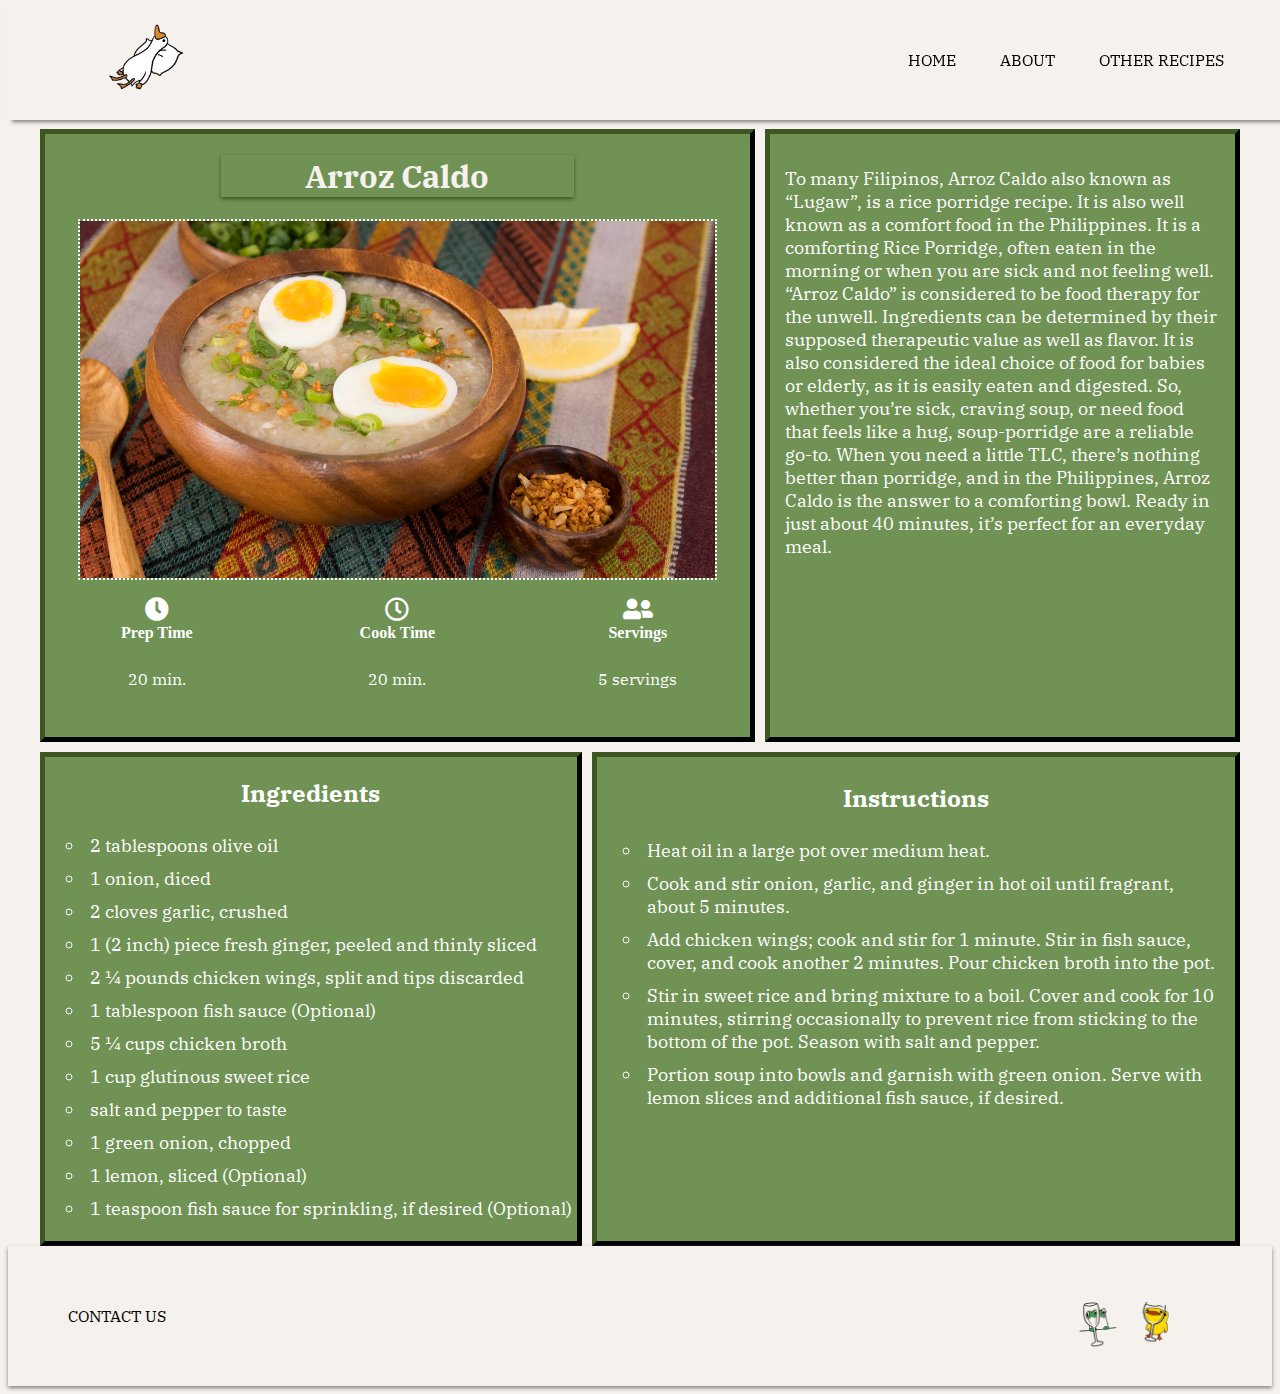
<file: index.html>
<!DOCTYPE html>
<html lang="en">
  <head>
    <meta charset="UTF-8" />
    <meta http-equiv="X-UA-Compatible" content="IE=edge" />
    <meta name="viewport" content="width=device-width, initial-scale=1.0" />
    <title>Home</title>
    <link rel="stylesheet" href="./css/styles.css" />
    <link rel="preconnect" href="https://fonts.googleapis.com" />
    <link rel="preconnect" href="https://fonts.gstatic.com" crossorigin />
    <link
      href="https://fonts.googleapis.com/css2?family=IBM+Plex+Serif&display=swap"
      rel="stylesheet"
    />
    <link rel="preconnect" href="https://fonts.googleapis.com" />
    <link rel="preconnect" href="https://fonts.gstatic.com" crossorigin />
    <link
      href="https://fonts.googleapis.com/css2?family=Volkhov&display=swap"
      rel="stylesheet"
    />
    <link
      rel="stylesheet"
      href="https://cdnjs.cloudflare.com/ajax/libs/font-awesome/5.14.0/css/all.min.css"
    />
    <link
      rel="stylesheet"
      href="https://cdnjs.cloudflare.com/ajax/libs/font-awesome/4.7.0/css/font-awesome.min.css"
    />
    <script src="./js/index.js"></script>
  </head>
  <body>
    <!-- Navigation -->
    <header>
      <div class="navbar">
        <img src="./img/duck.png" alt="Logo" />
        <ul>
          <li><a href="index.html">Home</a></li>
          <li><a href="about.html">About</a></li>
          <li><a href="rec.html">Other Recipes</a></li>
          <li><a href="#empty"></a></li>
        </ul>
      </div>

      <!-- Mobile Navigation -->

      <div class="mobile-container">
        <div class="mobile-navbar">
          <a href="index.html" class="active"
            ><img
              src="./img/duck.png"
              alt="Logo"
              style="width: auto; height: 42px"
          /></a>
          <div id="myLinks">
            <a href="about.html">About</a>
            <a href="contact.html">Contact</a>
            <a href="rec.html">Other Recipes</a>
            <a href="contact.html">Contact Us</a>
          </div>
          <a href="javascript:void(0);" class="icon" onclick="myFunction()">
            <i class="fa fa-bars"></i>
          </a>
        </div>
      </div>
    </header>

    <!-- Main -->
    <main>
      <div class="recipe-main">
        <div class="intro-left">
          <h1>Arroz Caldo</h1>
          <img id="arroz" src="./img/arroz-caldo1.jpg" alt="Arroz Caldo" />

          <div class="recipe-icons">
            <!-- recipe icon -->
            <article>
              <i class="fas fa-clock"></i>
              <h5>Prep Time</h5>
              <p>20 min.</p>
            </article>

            <!-- recipe icon -->
            <article>
              <i class="far fa-clock"></i>
              <h5>Cook Time</h5>
              <p>20 min.</p>
            </article>

            <!-- recipe icon -->
            <article>
              <i class="fas fa-user-friends"></i>
              <h5>Servings</h5>
              <p>5 servings</p>
            </article>
          </div>
        </div>

        <div class="intro-right">
          <p>
            To many Filipinos, Arroz Caldo also known as “Lugaw”, is a rice
            porridge recipe. It is also well known as a comfort food in the
            Philippines. It is a comforting Rice Porridge, often eaten in the
            morning or when you are sick and not feeling well. “Arroz Caldo” is
            considered to be food therapy for the unwell. Ingredients can be
            determined by their supposed therapeutic value as well as flavor. It
            is also considered the ideal choice of food for babies or elderly,
            as it is easily eaten and digested. So, whether you’re sick, craving
            soup, or need food that feels like a hug, soup-porridge are a
            reliable go-to. When you need a little TLC, there’s nothing better
            than porridge, and in the Philippines, Arroz Caldo is the answer to
            a comforting bowl. Ready in just about 40 minutes, it’s perfect for
            an everyday meal.
          </p>
        </div>
      </div>
      <div class="recipe-two">
        <div class="two-left">
          <h2>Ingredients</h2>
          <ul>
            <li>2 tablespoons olive oil</li>
            <li>1 onion, diced</li>
            <li>2 cloves garlic, crushed</li>
            <li>1 (2 inch) piece fresh ginger, peeled and thinly sliced</li>
            <li>2 ¼ pounds chicken wings, split and tips discarded</li>
            <li>1 tablespoon fish sauce (Optional)</li>
            <li>5 ¼ cups chicken broth</li>
            <li>1 cup glutinous sweet rice</li>
            <li>salt and pepper to taste</li>
            <li>1 green onion, chopped</li>
            <li>1 lemon, sliced (Optional)</li>
            <li>1 teaspoon fish sauce for sprinkling, if desired (Optional)</li>
          </ul>
        </div>
        <div class="two-right">
          <h2>Instructions</h2>
          <ul>
            <li>Heat oil in a large pot over medium heat.</li>
            <li>
              Cook and stir onion, garlic, and ginger in hot oil until fragrant,
              about 5 minutes.
            </li>
            <li>
              Add chicken wings; cook and stir for 1 minute. Stir in fish sauce,
              cover, and cook another 2 minutes. Pour chicken broth into the
              pot.
            </li>
            <li>
              Stir in sweet rice and bring mixture to a boil. Cover and cook for
              10 minutes, stirring occasionally to prevent rice from sticking to
              the bottom of the pot. Season with salt and pepper.
            </li>
            <li>
              Portion soup into bowls and garnish with green onion. Serve with
              lemon slices and additional fish sauce, if desired.
            </li>
          </ul>
        </div>
      </div>
    </main>

    <footer>
      <div class="footer">
        <ul>
          <li><a href="contact.html">Contact Us</a></li>
        </ul>
        <img src="./img/frog.png" alt="Logo" />
      </div>
    </footer>
  </body>
</html>
</file>
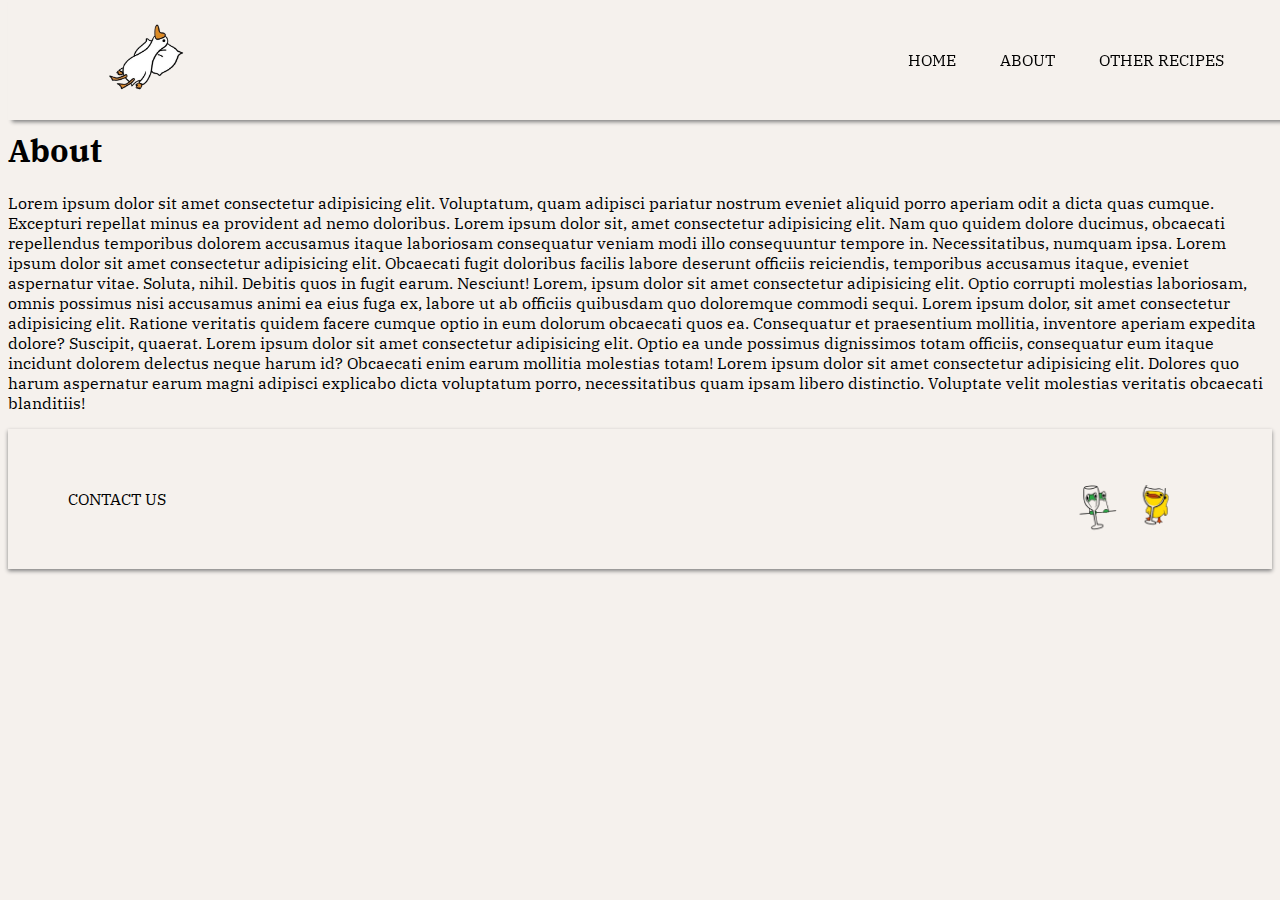
<file: about.html>
<!DOCTYPE html>
<html lang="en">
  <head>
    <meta charset="UTF-8" />
    <meta http-equiv="X-UA-Compatible" content="IE=edge" />
    <meta name="viewport" content="width=device-width, initial-scale=1.0" />
    <title>About</title>
    <link rel="stylesheet" href="./css/styles.css" />
    <link rel="preconnect" href="https://fonts.googleapis.com" />
    <link rel="preconnect" href="https://fonts.gstatic.com" crossorigin />
    <link
      href="https://fonts.googleapis.com/css2?family=IBM+Plex+Serif&display=swap"
      rel="stylesheet"
    />
    <link rel="preconnect" href="https://fonts.googleapis.com" />
    <link rel="preconnect" href="https://fonts.gstatic.com" crossorigin />
    <link
      href="https://fonts.googleapis.com/css2?family=Volkhov&display=swap"
      rel="stylesheet"
    />
    <link
      rel="stylesheet"
      href="https://cdnjs.cloudflare.com/ajax/libs/font-awesome/5.14.0/css/all.min.css"
    />
    <link
      rel="stylesheet"
      href="https://cdnjs.cloudflare.com/ajax/libs/font-awesome/4.7.0/css/font-awesome.min.css"
    />
    <script src="./js/index.js"></script>
  </head>
  <body>
    <!-- Navigation -->
    <header>
      <div class="navbar">
        <img src="./img/duck.png" alt="Logo" />
        <ul>
          <li><a href="index.html">Home</a></li>
          <li><a href="about.html">About</a></li>
          <li><a href="rec.html">Other recipes</a></li>
          <li><a href="#empty"></a></li>
        </ul>
      </div>

      <!-- Mobile Navigation -->

      <div class="mobile-container">
        <div class="mobile-navbar">
          <a href="index.html" class="active"
            ><img
              src="./img/duck.png"
              alt="Logo"
              style="width: auto; height: 42px"
          /></a>
          <div id="myLinks">
            <a href="about.html">About</a>
            <a href="contact.html">Contact</a>
            <a href="rec.html">Other recipes</a>
          </div>
          <a href="javascript:void(0);" class="icon" onclick="myFunction()">
            <i class="fa fa-bars"></i>
          </a>
        </div>
      </div>
    </header>


    <div class="about">
      <h1>About</h1>
      <p>
        Lorem ipsum dolor sit amet consectetur adipisicing elit. Voluptatum, quam
        adipisci pariatur nostrum eveniet aliquid porro aperiam odit a dicta quas
        cumque. Excepturi repellat minus ea provident ad nemo doloribus. Lorem
        ipsum dolor sit, amet consectetur adipisicing elit. Nam quo quidem dolore
        ducimus, obcaecati repellendus temporibus dolorem accusamus itaque
        laboriosam consequatur veniam modi illo consequuntur tempore in.
        Necessitatibus, numquam ipsa. Lorem ipsum dolor sit amet consectetur
        adipisicing elit. Obcaecati fugit doloribus facilis labore deserunt
        officiis reiciendis, temporibus accusamus itaque, eveniet aspernatur
        vitae. Soluta, nihil. Debitis quos in fugit earum. Nesciunt! Lorem, ipsum
        dolor sit amet consectetur adipisicing elit. Optio corrupti molestias
        laboriosam, omnis possimus nisi accusamus animi ea eius fuga ex, labore ut
        ab officiis quibusdam quo doloremque commodi sequi. Lorem ipsum dolor, sit
        amet consectetur adipisicing elit. Ratione veritatis quidem facere cumque
        optio in eum dolorum obcaecati quos ea. Consequatur et praesentium
        mollitia, inventore aperiam expedita dolore? Suscipit, quaerat. Lorem
        ipsum dolor sit amet consectetur adipisicing elit. Optio ea unde possimus
        dignissimos totam officiis, consequatur eum itaque incidunt dolorem
        delectus neque harum id? Obcaecati enim earum mollitia molestias totam!
        Lorem ipsum dolor sit amet consectetur adipisicing elit. Dolores quo harum
        aspernatur earum magni adipisci explicabo dicta voluptatum porro,
        necessitatibus quam ipsam libero distinctio. Voluptate velit molestias
        veritatis obcaecati blanditiis!
      </p>
    </div>

    <footer>
      <div class="footer">
        <ul>
          <li><a href="contact.html">Contact Us</a></li>
        </ul>
        <img src="./img/frog.png" alt="Logo" />
      </div>
    </footer>
  </body>
</html>
</file>
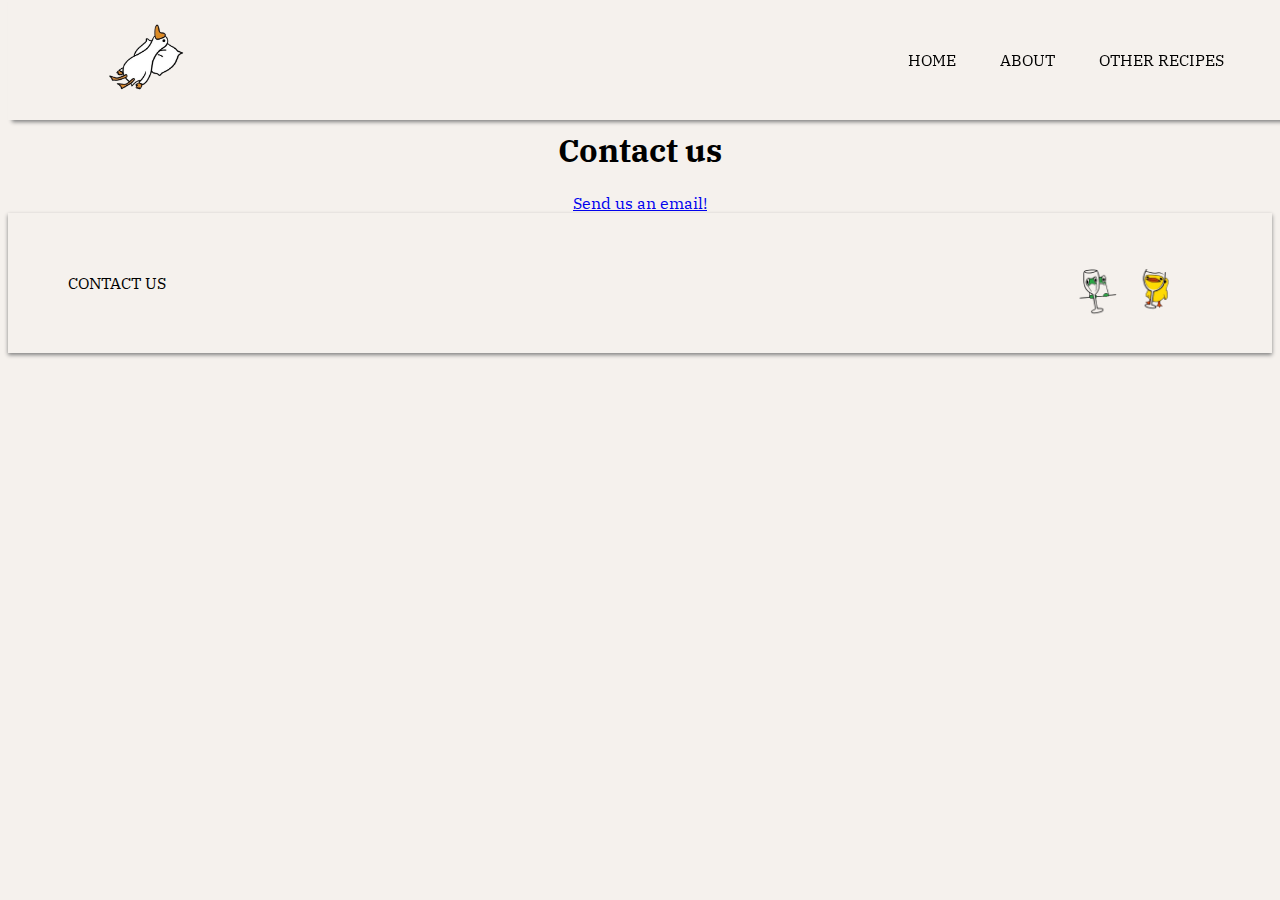
<file: contact.html>
<!DOCTYPE html>
<html lang="en">
  <head>
    <meta charset="UTF-8" />
    <meta http-equiv="X-UA-Compatible" content="IE=edge" />
    <meta name="viewport" content="width=device-width, initial-scale=1.0" />
    <title>Contact</title>
    <link rel="stylesheet" href="./css/styles.css" />
    <link rel="preconnect" href="https://fonts.googleapis.com" />
    <link rel="preconnect" href="https://fonts.gstatic.com" crossorigin />
    <link
      href="https://fonts.googleapis.com/css2?family=IBM+Plex+Serif&display=swap"
      rel="stylesheet"
    />
    <link rel="preconnect" href="https://fonts.googleapis.com" />
    <link rel="preconnect" href="https://fonts.gstatic.com" crossorigin />
    <link
      href="https://fonts.googleapis.com/css2?family=Volkhov&display=swap"
      rel="stylesheet"
    />
    <link
      rel="stylesheet"
      href="https://cdnjs.cloudflare.com/ajax/libs/font-awesome/5.14.0/css/all.min.css"
    />
    <link
      rel="stylesheet"
      href="https://cdnjs.cloudflare.com/ajax/libs/font-awesome/4.7.0/css/font-awesome.min.css"
    />
    <script src="./js/index.js"></script>
</head>
<body>
    <!-- Navigation -->
    <header>
      <div class="navbar">
        <img src="./img/duck.png" alt="Logo">
        <ul>
          <li><a href="index.html">Home</a></li>
          <li><a href="about.html">About</a></li>
          <li><a href="rec.html">Other recipes</a></li>
          <li><a href="#empty"></a></li>
        </ul>
      </div>

      <!-- Mobile Navigation -->

      <div class="mobile-container">
        <div class="mobile-navbar">
          <a href="index.html" class="active"
            ><img
              src="./img/duck.png"
              alt="Logo"
              style="width: auto; height: 42px"
          /></a>
          <div id="myLinks">
            <a href="about.html">About</a>
            <a href="contact.html">Contact</a>
            <a href="rec.html">Other recipes</a>
          </div>
          <a href="javascript:void(0);" class="icon" onclick="myFunction()">
            <i class="fa fa-bars"></i>
          </a>
        </div>
      </div>
    </header>
    
      <div class="contact">
        <h1>Contact us</h1>
        <a href="mailto:recipe@gmail.com">Send us an email!</a>

      </div>

      
      
    

      <footer>
        <div class="footer">
          <ul>
            <li> <a href="contact.html">Contact Us</a> </li>
          </ul>
          <img src="./img/frog.png" alt="Logo">
        </div>
      </footer>
</body>
</html>
</file>
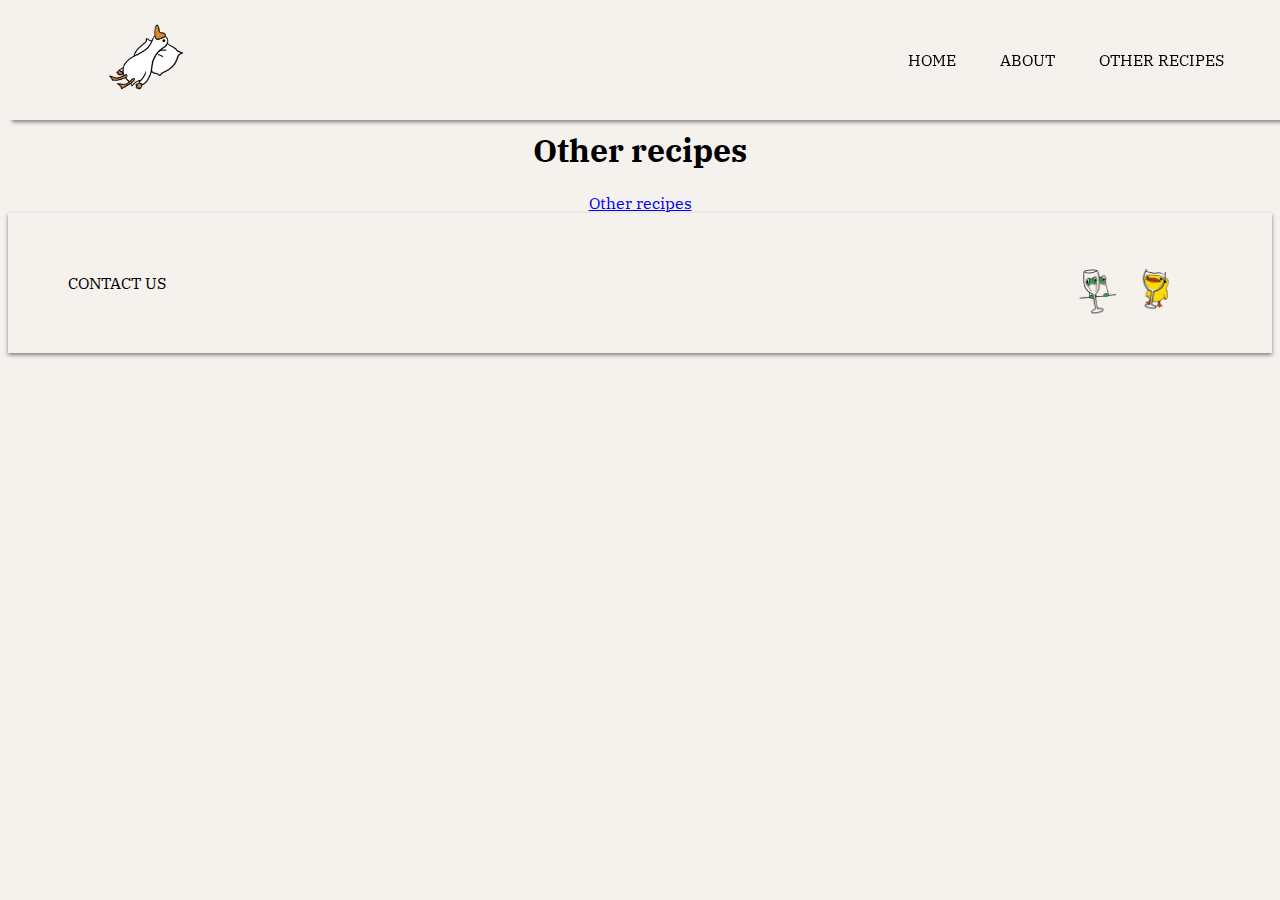
<file: rec.html>
<!DOCTYPE html>
<html lang="en">
  <head>
    <meta charset="UTF-8" />
    <meta http-equiv="X-UA-Compatible" content="IE=edge" />
    <meta name="viewport" content="width=device-width, initial-scale=1.0" />
    <title>Other recipes</title>
    <link rel="stylesheet" href="./css/styles.css" />
    <link rel="preconnect" href="https://fonts.googleapis.com" />
    <link rel="preconnect" href="https://fonts.gstatic.com" crossorigin />
    <link
      href="https://fonts.googleapis.com/css2?family=IBM+Plex+Serif&display=swap"
      rel="stylesheet"
    />
    <link rel="preconnect" href="https://fonts.googleapis.com" />
    <link rel="preconnect" href="https://fonts.gstatic.com" crossorigin />
    <link
      href="https://fonts.googleapis.com/css2?family=Volkhov&display=swap"
      rel="stylesheet"
    />
    <link
      rel="stylesheet"
      href="https://cdnjs.cloudflare.com/ajax/libs/font-awesome/5.14.0/css/all.min.css"
    />
    <link
      rel="stylesheet"
      href="https://cdnjs.cloudflare.com/ajax/libs/font-awesome/4.7.0/css/font-awesome.min.css"
    />
    <script src="./js/index.js"></script>
</head>
<body>
    <!-- Navigation -->
    <header>
      <div class="navbar">
        <img src="./img/duck.png" alt="Logo">
        <ul>
          <li><a href="index.html">Home</a></li>
          <li><a href="about.html">About</a></li>
          <li><a href="rec.html">Other recipes</a></li>
          <li><a href="#empty"></a></li>
        </ul>
      </div>

      <!-- Mobile Navigation -->

      <div class="mobile-container">
        <div class="mobile-navbar">
          <a href="index.html" class="active"
            ><img
              src="./img/duck.png"
              alt="Logo"
              style="width: auto; height: 42px"
          /></a>
          <div id="myLinks">
            <a href="about.html">About</a>
            <a href="contact.html">Contact</a>
            <a href="rec.html">Other recipes</a>
          </div>
          <a href="javascript:void(0);" class="icon" onclick="myFunction()">
            <i class="fa fa-bars"></i>
          </a>
        </div>
      </div>
    </header>

      <div class="other">
        <h1>Other recipes</h1>
        <a href="https://panlasangpinoy.com/">Other recipes</a>
      </div>
      

      <footer>
        <div class="footer">
          <ul>
            <li> <a href="contact.html">Contact Us</a> </li>
          </ul>
          <img src="./img/frog.png" alt="Logo">
        </div>
      </footer>
</body>
</html>
</file>
<file: css/styles.css>
body {
  background-color: #f5f1edff;
  display: grid;
}

h1,
h2,
a,
p {
  font-family: "IBM Plex Serif", serif;
}

.navbar {
  top: 0;
  width: 100%;
  padding: 10px 0;
  display: flex;
  align-items: center;
  justify-content: space-between;
  background-color: #f5f1edff;
  min-width: 481px;
  position: fixed;
  transition: top 0.3s;
  box-shadow: 4px 2px 4px 0 grey;
}
.navbar img {
  height: auto;
  width: 100px;
  margin-left: 7%;
}
.navbar ul li {
  list-style: none;
  display: inline-block;
  margin: 0 20px;
  position: relative;
}
.navbar ul li a {
  font-family: "IBM Plex Serif", serif;
  text-decoration: none;
  color: black;
  text-transform: uppercase;
}
.navbar ul li::after {
  content: "";
  height: 3px;
  width: 0;
  background: #709255ff;
  position: absolute;
  left: 0;
  bottom: -10px;
  transition: 0.5s;
}
.navbar ul li:hover::after {
  width: 100%;
}

@media screen and (max-width: 768px) {
  div.recipe-two{
    display: flex;
    flex-direction: column;
    align-items: center;
    margin-left: auto;
    margin-right: auto;
  }
}

@media screen and (max-width: 480px) {
  div.navbar {
    display: none;
  }
  div.footer {
    display: none;
  }
  main {
    margin-left: auto;
    margin-right: auto;
    top: 0;
  }
  div.recipe-main {
    display: flex;
    flex-direction: column;
    align-items: center;
    margin-left: auto;
    margin-right: auto;
  }
  div.intro-left {
    margin-left: auto;
    margin-right: auto;
  }
  div.intro-right {
    margin-left: auto;
    margin-right: auto;
    margin-top: 10px;
  }
  div.recipe-two{
    display: flex;
    flex-direction: column;
    align-items: center;
    margin-left: auto;
    margin-right: auto;
  }

}

@media screen and (min-width: 481px) {
  div.mobile-container {
    display: none;
  }
}

.mobile-container {
  max-width: 480px;
  margin: auto;
  background-color: white;
  height: auto;
  color: white;
  border-radius: 10px;
  width: 100%;
}

.mobile-navbar {
  overflow: hidden;
  background-color: rgb(155, 168, 145);
  position: relative;
}

.mobile-navbar #myLinks {
  display: none;
}

.mobile-navbar a {
  color: black;
  padding: 14px 16px;
  text-decoration: none;
  font-size: 17px;
  display: block;
}

.mobile-navbar a.icon {
  background: rgb(155, 168, 145);
  display: block;
  position: absolute;
  right: 0;
  top: 0;
  height: 100%;
}

.mobile-navbar a:hover {
  background-color: rgb(155, 168, 145);
  color: black;
}

.active {
  background-color: white;
  color: white;
}

main {
  width: 95%;
  margin-top: 121px;
  margin-left: auto;
  margin-right: auto;
}

main h1 {
  text-align: center;
  color: #f5f1edff;
}

main img {
  border: 10px rgb(108, 158, 151);
  border-radius: 2px;
}

.recipe-main {
  display: grid;
  grid-template-columns: 1.5fr 1fr;
}

.intro-left {
  grid-column: 1/2;
  background-color: #709255ff;
  align-items: center;
  margin-right: 5px;
  border: #3e5622ff 5px outset;
}

.intro-left img {
  border: white 2px dotted;
  width: 90%;
  height: auto;
  margin: auto;
  display: block;
}

.intro-left h1 {
  box-shadow: 0 2px 4px 0 #3e5622ff;
  width: 50%;
  margin-left: auto;
  margin-right: auto;
}

.recipe-icons {
  display: grid;
  grid-template-columns: repeat(3, 1fr);
  gap: 1rem;
  margin: 2rem 0;
  text-align: center;
  margin-top: 1px;
}
.recipe-icons p,
h5 {
  font-size: 1rem;
  color: white;
  margin-top: 1%;
}

.recipe-icons i {
  font-size: 1.5rem;
  color: white;
  margin-top: 7%;
}

.intro-right {
  background-color: #709255ff;
  align-items: center;
  grid-column: 2/2;
  margin-left: 5px;
  border: #3e5622ff 5px outset;
  padding: 10px;
}

.intro-right p {
  font-size: 18px;
  color: white;
  padding: 5px;
}

.recipe-two{
  display: grid;
  grid-template-columns: 1fr, 1.5fr;
}

.two-left{
  grid-column: 1/2;
  background-color: #709255ff;
  align-items: center;
  margin-right: 5px;
  margin-top: 10px;
  border: #3e5622ff 5px outset;
}

.two-left ul li{
  list-style-type: circle;
  padding: 5px;
  font-size: 18px;
  color: white;
  font-family: "IBM Plex Serif", serif;
}

.two-left h2{
  color: white;
  text-align: center;
}

.two-right{
  grid-column: 2/2;
  list-style-type: circle;
  padding: 5px;
  background-color: #709255ff;
  align-items: center;
  margin-left: 5px;
  margin-top: 10px;
  border: #3e5622ff 5px outset;
}

.two-right ul li{
  list-style-type: circle;
  padding: 5px;
  font-size: 18px;
  color: white;
  font-family: "IBM Plex Serif", serif;
}

.two-right h2{
  color: white;
  text-align: center;
}

.about{
  margin-top: 100px;
}
.about h2 p{
  text-align: center;
}

.other{
  margin-top: 100px;
  margin-left: auto;
  margin-right: auto;
  text-align: center;
}

.contact{
  margin-top: 100px;
  margin-left: auto;
  margin-right: auto;
  text-align: center;
}

.footer {
  bottom: 0;
  display: flex;
  align-items: center;
  justify-content: space-between;
  position: relative;
  width: 100%;
  padding: 10px 0;
  background-color: #f5f1edff;
  min-width: 481px;
  box-shadow: 0 2px 4px 0 grey;
}
.footer img {
  margin-right: 7%;
  height: 120px;
  width: auto;
}
.footer ul li {
  list-style: none;
  display: inline-block;
  margin: 0 20px;
  position: relative;
}
.footer ul li a {
  font-family: "IBM Plex Serif", serif;
  text-decoration: none;
  color: black;
  text-transform: uppercase;
}
.footer ul li::after {
  content: "";
  height: 3px;
  width: 0;
  background: #709255ff;
  position: absolute;
  left: 0;
  bottom: -10px;
  transition: 0.5s;
}
.footer ul li:hover::after {
  width: 100%;
}

/* main h1{
  color: #337357;
  text-align: center;
  font-size: 50px;

}
main h2{
  color: #337357;
  font-size: 35px;

}
main img{
  margin-left: auto;
  margin-right: auto;
}
*/

/* COLORS
--atomic-tangerine: #f79256ff;
--deep-champagne: #fbd1a2ff;
--middle-blue-green: #7dcfb6ff;
--pacific-blue: #00b2caff;
--yale-blue: #1d4e89ff; 

  CSS HEX
--charleston-green: #0b2027ff;
--teal-blue: #40798cff;
--green-sheen: #70a9a1ff;
--ash-gray: #cfd7c7ff;
--cornsilk: #f6f1d1ff; */
</file>
